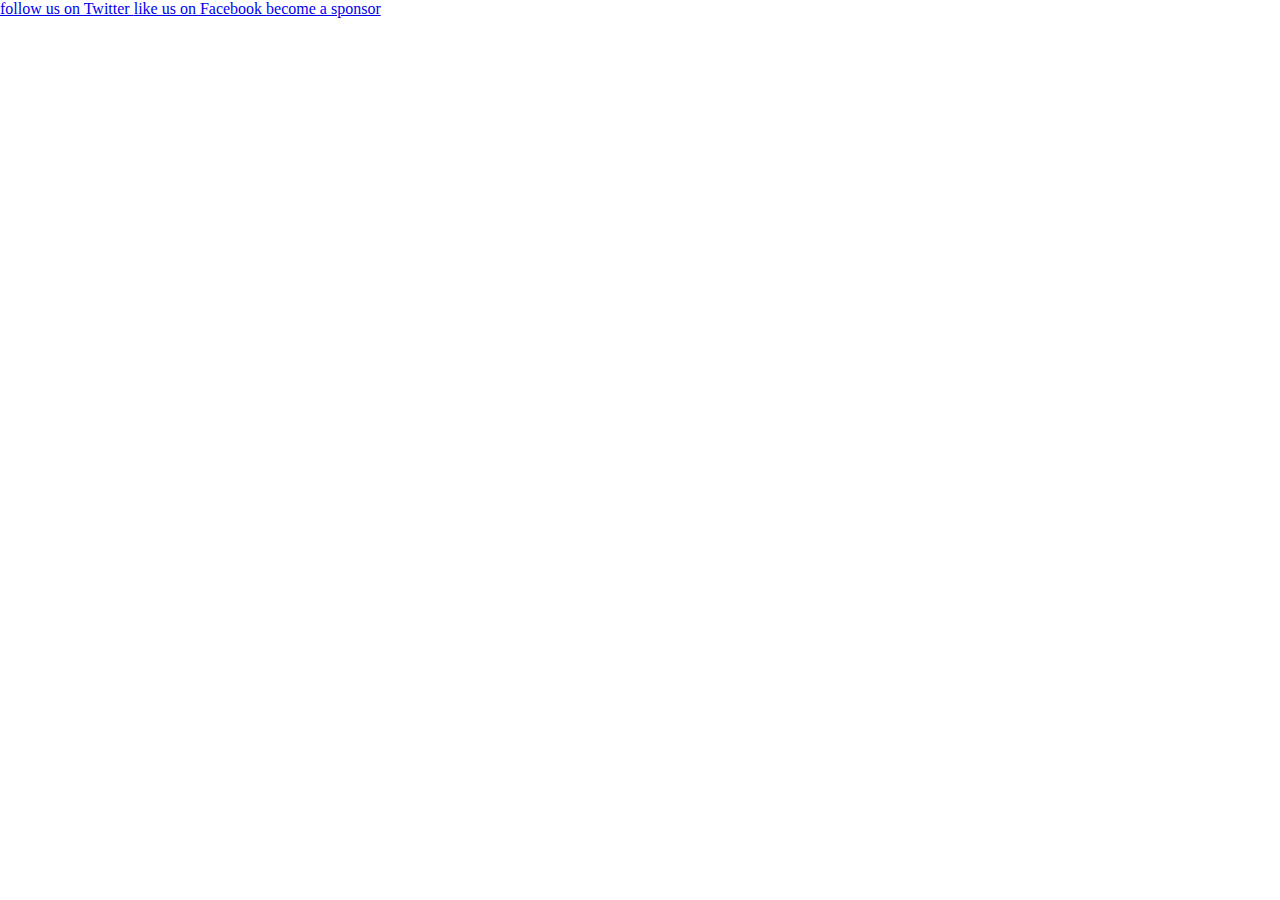
<file: templates/parts.html>
<!DOCTYPE html>
<html lang="en">

<head>
	<meta charset="UTF-8">
	<meta http-equiv="X-UA-Compatible" content="IE=edge">
	<meta name="viewport" content="width=device-width, initial-scale=1.0">
	<title>Document</title>
	<link rel="stylesheet" href="/style.css">
</head>
<body>
	<aside class="sidebar">
		<a href="/twitter" class="button-link">
		  follow us on Twitter
		</a>
		<a href="/facebook" class="button-link">
		  like us on Facebook
		</a>
		<a href="/sponsors" class="sponsor-link">
			become a sponsor
		</a>
</aside>

</body>

</html>
</file>
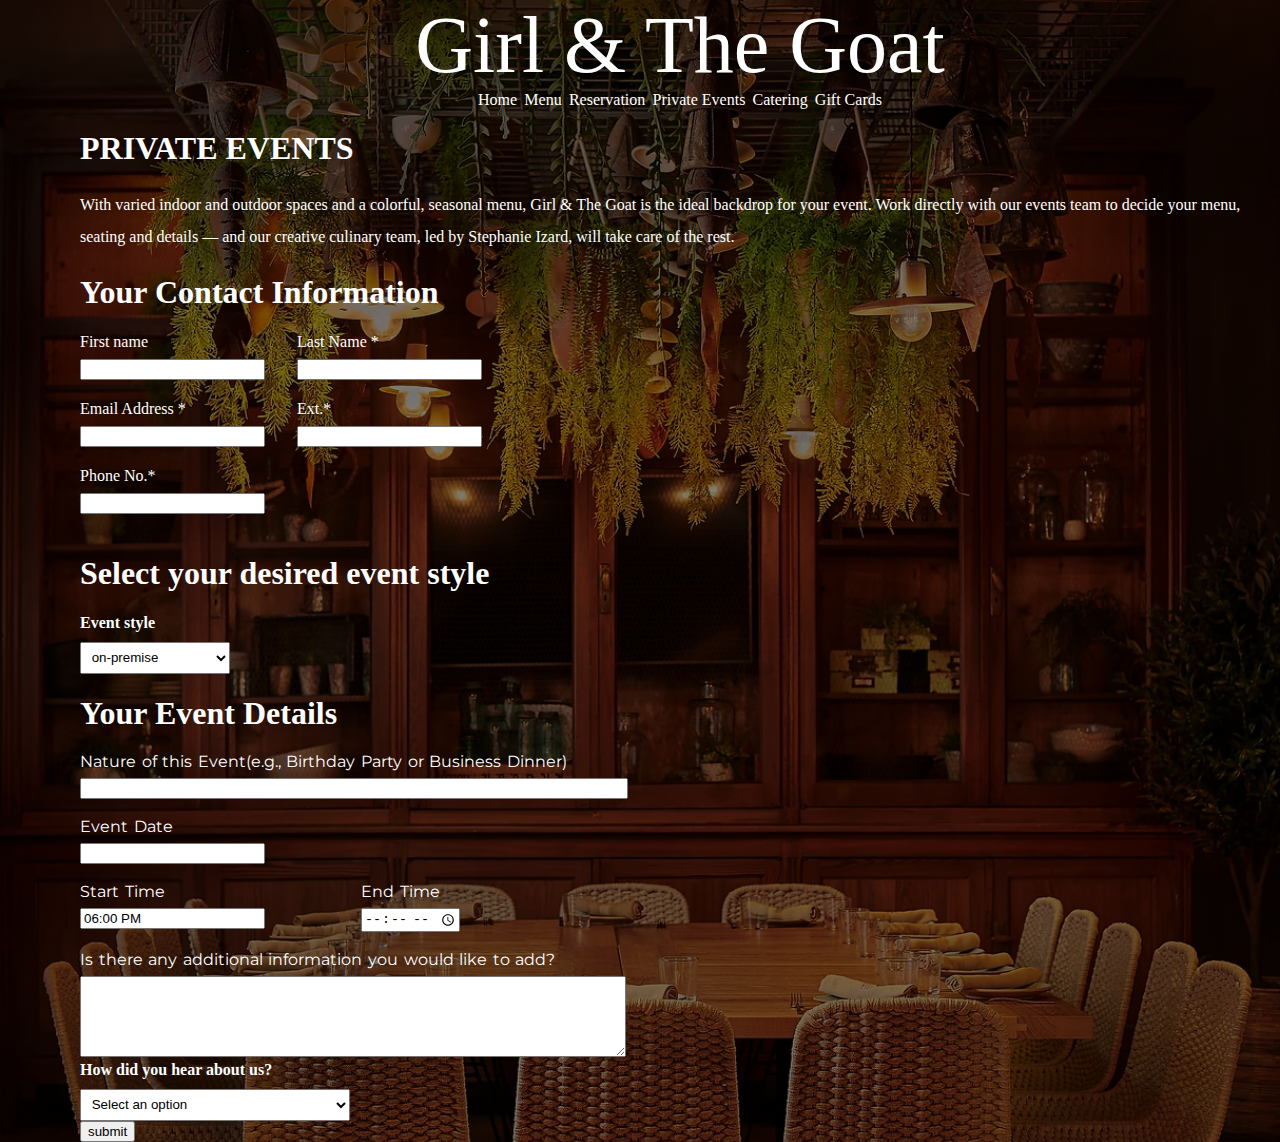
<file: templates/private_events.html>
<!DOCTYPE html>
<html lang="en">
<head>
    <meta charset="UTF-8">
    <meta http-equiv="X-UA-Compatible" content="IE=edge">
    <meta name="viewport" content="width=device-width, initial-scale=1.0">
    <title>private events</title>
    <link rel="preconnect" href="https://fonts.googleapis.com">
    <link rel="preconnect" href="https://fonts.gstatic.com" crossorigin>
    <link href="https://fonts.googleapis.com/css2?family=Montserrat:wght@200&display=swap" rel="stylesheet">
    <link rel="stylesheet" href="/events.css">
</head>
<body>
    
    <div class="backgroundImage">
        <div class="logo_container_position">	
			<!-- <div class="logoImg"><img src="/images/GGLA_Logos_Final_Horizontal.png" style="height:3em" alt="Girl and Goat"></div> -->
            <h4 class="logoImg">Girl & The Goat</h4>
			</a>
			<nav>
				<a class="links selected" href="#">Home</a>
				<a class="links" href="#">Menu</a>
				<a class="links" href="#"> Reservation</a>
				<a class="links" href="#">Private Events</a>
				<a class="links" href="#">Catering</a>
				<a class="links" href="#">Gift Cards</a>
			</nav>
		</div>
        <h1>PRIVATE EVENTS</h4>
        <p>With varied indoor and outdoor spaces and a colorful, seasonal menu, Girl & The Goat is the ideal backdrop for your event. Work directly with our events team to decide your menu, seating and details — and our creative culinary team, led by Stephanie Izard, will take care of the rest. </p>
        <h1>Your Contact Information</h4>
        <div class="contact">
            <div>
              <label for="first-name-input">First name</label>
              <input type="text" id="first-name-input">
              
              <label for="email-input">Email Address *</label>
              <input type="text" id="email-input">
              
              <label for="phone-input">Phone No.*</label>
              <input type="text" id="phone-input">
            </div>
            <div>
              <label for="last-name-input">Last Name *</label>
              <input type="text" id="last-name-input">
              
              <label for="ext-input">Ext.*</label>
              <input type="text" id="ext-input">
            </div>
        </div>
        <h1>Select your desired event style</h4>
        <div class="event_style" >
            <h5>Event style</h1>
          <select name="" id="">
            <option value="on-premise">
                on-premise
            </option>
            <option value="pick up catering">
                pick up catering
            </option>
            <option value="Drop off catering" disabled>
                Drop off catering
            </option>
            <option value="full service catering">
                full service catering
            </option>
          </select>
        </div>
        
        <h1>Your Event Details</h1>
        <div class="event_info">
            <label for="nature_event">Nature of this Event(e.g., Birthday Party or Business Dinner)</label>
            <input type="text" id = "nature_event">
            <label for="event_date">Event Date</label>
            <input type="text" id = "event_date">
            <div class="time">
                <div>
                    <label for="start_time">Start Time</label>
                    <input type="text" id = "start_time" value="06:00 PM">
                </div>
                <div>
                    <label for="end_time">End Time</label>
                    <input type="time" id = "end_time">
                </div>
            </div>
            <label for="add_info">Is there any additional information you would like to add?</label>
            <textarea name="add_info" id="add_info" cols="60" rows="5"></textarea>
            
            <div class="event_info">
                <h5>How did you hear about us?</h1>
              <select name="source" id="source">
                <option value="pick up catering">
                    facebook
                </option>
                <option value="on-premise">
                    instagram
                </option>
                <option value="Drop off catering" disabled>
                    Twitter
                </option>
                <option value="full service catering">
                    tiktok
                </option>
                <option value="other"style="display: none;">Select an option</option>
              </select>
            </div>
        </div>
        <button type="submit">submit</button>

    </div>
    <script>
        // set "Other" as the default value
        document.getElementById("source").value = "other";
      </script>
      
</body>
</html>
</file>
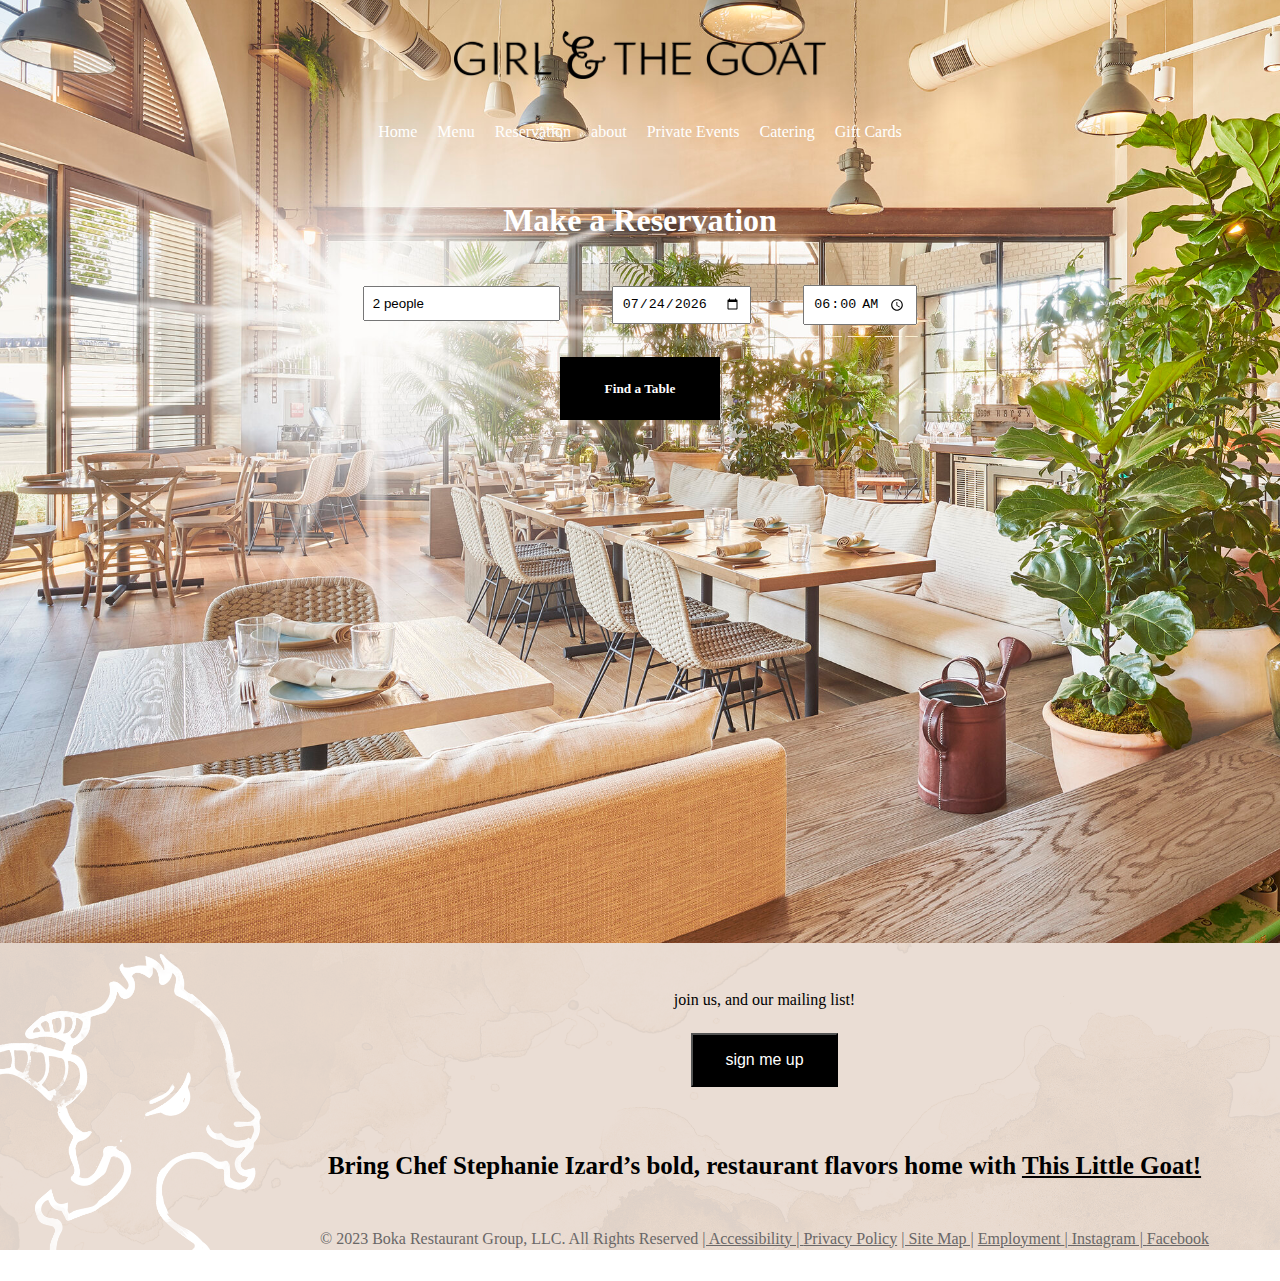
<file: templates/reservation.html>
<!DOCTYPE html>
<html lang="en">
<head>
    <meta charset="UTF-8">
    <meta http-equiv="X-UA-Compatible" content="IE=edge">
    <meta name="viewport" content="width=device-width, initial-scale=1.0">
    <title>Reservation</title>
    <link rel="stylesheet" href="/style.css">
</head>
<body>
    <div id="logoNav" class="fixedBackgroundImg">
		<div class="logo_container_position">
			<a id="heading" href="/Users/shahadsuman/files/pythonPractice/Hotel_app_view/templates/index.html">
				<img src="/images/GGLA_Logos_Final_Horizontal.png" style="height:3em" alt="Girl and Goat">
			</a>
			<nav>
				<a class="links selected" href="#">Home</a>
				<a class="links" href="#">Menu</a>
				<a class="links" href="#"> Reservation</a>
				<a class="links" href="#">about</a>
				<a class="links" href="#">Private Events</a>
				<a class="links" href="#">Catering</a>
				<a class="links" href="#">Gift Cards</a>
			</nav>
		</div>
        
        <div class="booking_info">
            <h1>Make a Reservation</h1>
            <div>
                <input type="text" value="2 people">
                <input type="date" id="dateInput" value="">
                <input type="time" value="06:00">
            </div>
        </div>
        <div class="book_table">
            <h5>Find a Table</h5>
        </div>
	</div>
    <section class="last_section">
		<img src="/images/Footer_Background01.png" alt="">
		<div class="last_section_mailing">
			join us, and our mailing list!
			<div>
				<button>sign me up</button>
			</div>
			<h4 style="font-size: 25px;">Bring Chef Stephanie Izard’s bold, restaurant flavors home with <a href="#">This Little Goat!</a></h4>
			<p style="color: #696767;">© 2023 Boka Restaurant Group, LLC. All Rights Reserved
				<a href="#">| Accessibility | </a> 
				<a href="#">Privacy Policy</a>
				<a href="#"> | Site Map |</a>
				<a href="#">Employment </a>
				<a href="#">| Instagram | </a>
				<a href=""> Facebook</a>
			</p>

		</div>
		</div>

	</section>
    <script>
        const currentDate = new Date().toISOString().slice(0,10);
        document.getElementById("dateInput").value = currentDate;

        // const currentDate = new Date();
        // const formattedDate = currentDate.toLocaleDateString('en-US', { month: 'long', day: 'numeric', year: 'numeric' });
        // document.getElementById("dateInput").value = formattedDate;
    </script>
</body>
</html>
</file>
<file: style.css>
* {
	/* margin:0; */
	padding:0;
	box-sizing: border-box;
}
.container {
	display: grid;
	grid-template-columns: 50% 50%;
	/* align-items: center; */
}
.a{
	cursor:pointer;
}
body{
	/* overflow-x: hidden; */
	margin: 0;

}
#logoNav{
	margin-top: 1em;
	width:auto;
	height:60rem;
	display:block;
	margin-left: -17px;
	margin-right: -17px;
	margin-top: -17px;
	padding-top: 3em;
	text-align: center;	
	background-repeat:no-repeat;
	background-size:cover;
	position:sticky;
	/* -webkit-transition: all 2s linear;
	-moz-transition: all 2s linear;
	-o-transition: all 2s linear;
	transition: background-image 2s linear; */
	transition: top 2s ease 0s; /* only transition top property */
}
.logo_container_position{
	/* position: -webkit-sticky;
	position: sticky; */
	top:0;
	/* position:fixed;
	margin-left:26em; */
	margin: auto;
}
#logNav img{
	height: 2em;
	margin-top: 10em;
}
nav{
	padding :2.5em;
}

nav a{
	text-decoration: none;
	color:white;
	padding: 1em 0.5em;	
}

.fixedBackgroundImg{
	background-image:url(/images/GNG_LA_3622-2+smaller.jpg);
}

.location_container{
	display:grid;
	grid-template-columns: repeat(3, 1fr);
	/* align-items: center; */
	justify-content: center;
	background-color: #ffffff;
	margin-left: -17px;
	margin-right: -17px;
	padding:5rem 0;
	
}
.hotel_openning_info{
	display:flex;
	flex-direction:column;
	padding: 0.5em;
	text-align: center;
	line-height: 2em;
}
.salad img{
	width: 100%;
	height:auto;
	margin:4rem 0;
	object-fit: cover;
}
.hotel_openning_info h4{
	margin:0;
}
.chef{
	background-color: #ffffff;
	padding-bottom:4rem;
}
.chef_img_div{
	padding-left :4rem;
	
}
.chef_img_div img{
	float: left;
	width:40% !important; 
	height:auto !important; 
	/* padding:4rem 4rem 0;	 */
}
.chef span{
	font-family:fairplex-wide;
	font-size:16.8px;
	line-height:1.8;
	margin:14px 0px 0px;
}

.chef_txt{
	width:80%;
	padding-left: 45%;
}
#salad3 img{
	height:400px !important;
}
h2{
	text-align:center;
}
.beverage img{
	width: 100%;
    height: auto;
    padding: 6rem;
}
.valentine_box{
    line-height: 1.8;
	
}
.valentine_txt{
	padding-top: 2.6rem !important;
	font-size: calc(1.6 * 1rem);
	font-weight:lighter;
	/* font: 400 16px/24px Google Sans,-apple-system,BlinkMacSystemFont,sans-serif; */
	/* color: #5f6368; */
}
.valentine_box p{
	/* position: relative; */
	max-width: 480px;
}
.valentine_box p span{
	display: inline-block;
    padding: 3em 0;
}
.valentine_box button{
	/* position: absolute; */
	padding: 1em;
	margin-bottom:0.5em;
    background-color: black;
    color: white;
    font-size: medium;
}
.reserveBtn{
	max-width: 480px;
	display:flex;
	justify-content: center;
	align-items: center;
}
.last_section{
	position: relative;
	text-align: center;
}
.last_section img {
	width:100%;
	height: auto;
	
}
.last_section_mailing{
	position: absolute;
	top: 3em;
	left: 20em;
	display: flex;
	flex-direction: column;
}
.last_section button{
	background-color: black;
	padding: 1em 2em;
	margin: 1.5em 0 2em 0;
    color: white;
    font-size: medium;
}
.last_section a{
	color:black;
}
.last_section p a{
	color:#696767;
}

@media only screen and (max-width: 700px) {
	.location_container{
		display:flex;
		flex-direction: column;
	}
	#logoNav{
		height:auto;
	}
	
	.container_small_screen{
		display:flex;
		flex-direction: column;
		align-items: center;
	}
	.container_small_screen img{
		padding:0em;
	}
	.last_section{
		position: relative;
		margin:auto;
	}
	.last_section img{
		width: 100%;
		height: auto;
		object-fit: cover;
	}
	.last_section_mailing{
		position: absolute;
		display: block;
		left: 0;
		background-color:#a17f41;	
	}

}


/* Reservation html page style */
.booking_info h1,h5{
	color:white;
}
.book_table{
	background: black;
	width: 10em;
	margin: 0.5rem auto;
	padding:0.1rem;
}
.booking_info div input{
	margin:1.5rem;
	padding:0.5rem;
}
@media only screen and (max-width: 1160px)
{
	.chef_txt{
		width:auto;
		padding:0;
	}
}
</file>
<file: events.css>
body{
    color: white;
      margin:0;
      padding:0;
      box-sizing: border-box;
    
}
.logo_container_position{
    text-align: center;
}
.logoImg{
    /* margin:3.5em; */
    font-size: 5em;
    margin: auto;
    font-weight: lighter;
    
}
nav a{
    margin:0.1em;
    text-decoration: none;
    color:white; 
}
input{
  margin-bottom: 1.5em;
}
.contact {
    display: flex;
    flex-wrap: wrap;
    gap: 2rem;
    /* justify-content: space-between; */
  }
  
  .contact div {
    display: flex;
    flex-direction: column;
    /* margin-right:5em; */
  }
  div label{
    margin-bottom: 0.5em;
  }
p{
   font-size: 1em;
   line-height: 2em;
}
select{
    padding:0.5em;
}
.backgroundImage{
  background:linear-gradient(rgba(0, 0, 0, 0.50), rgba(0, 0, 0, 0.50)),  url("/images/private_events.webp"); 
  background-size:cover;
  background-repeat: no-repeat;
  padding-left:5em;  
}
h5{
  font-size: 1em;
  margin: 0 0 10px 0;
}
.event_info{
  width:50%;
}
.event_info #nature_event,textarea, #source{
  width:90%;
}
.event_info label{
  display:block;
  word-spacing: 0.1em;
  font-family: 'Montserrat', sans-serif;
  line-height: 1em;
}
.time{
  display:flex;
  gap: 6em;
}
@media screen and (max-width: 800px){
  .event_info{
    width: 80%;
  }
}
</file>
